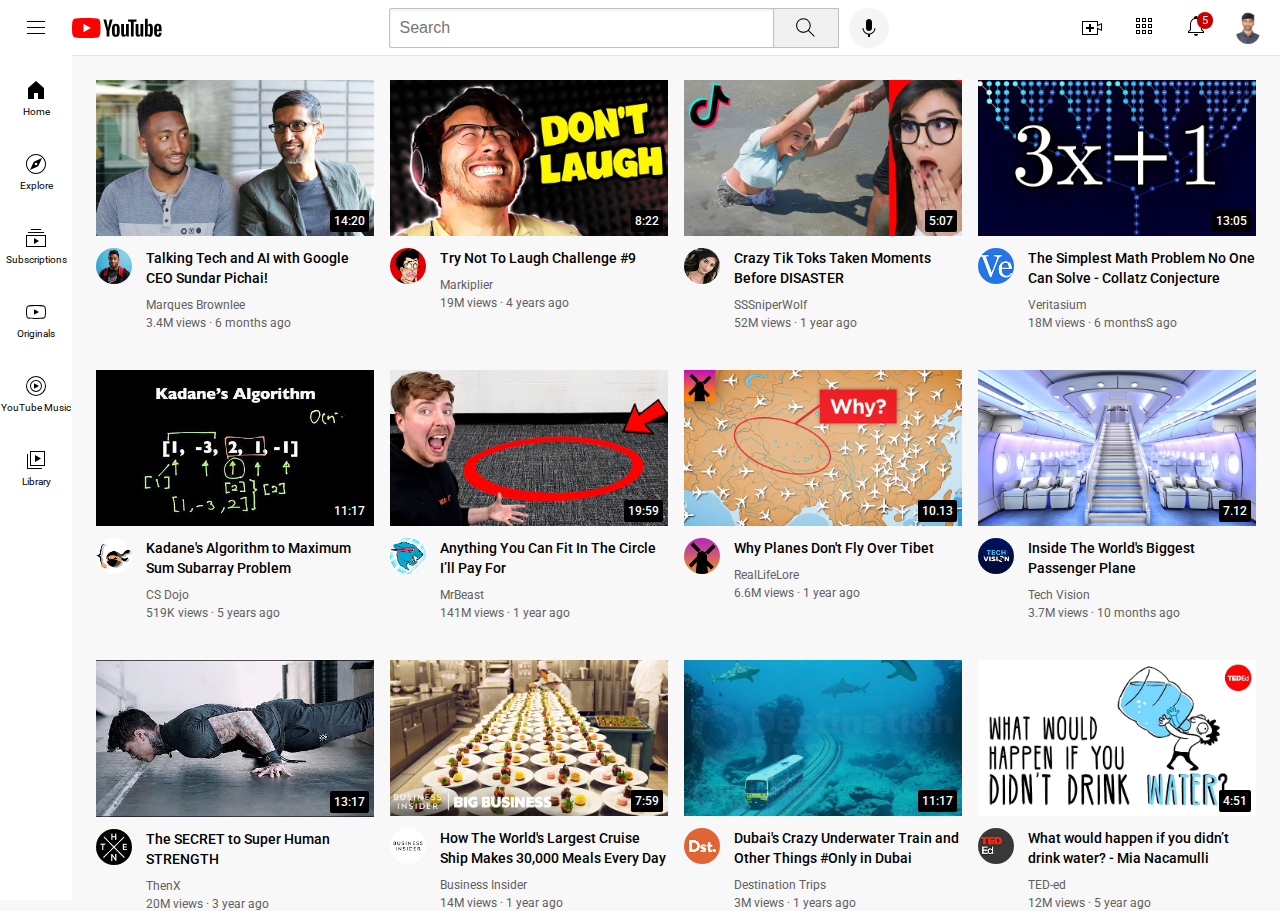
<file: index.html>
<!DOCTYPE html>
<html>
  <head>
    <title>YouTube.com Clone</title>

    <link rel="preconnect" href="https://fonts.googleapis.com">
    <link rel="preconnect" href="https://fonts.gstatic.com" crossorigin>
    <link href="https://fonts.googleapis.com/css2?family=Roboto:wght@400;500;700&display=swap" rel="stylesheet">

    <link rel="stylesheet" href="styles/general.css">
    <link rel="stylesheet" href="styles/header.css">
    <link rel="stylesheet" href="styles/video.css">
    <link rel="stylesheet" href="styles/sidebar.css">
  </head>
  <body>
    <header class="header">
      <div class="left-section">
        <img class="hamburger-menu" src="icons/hamburger-menu.svg">
        <img class="youtube-logo" src="icons/youtube-logo.svg">
      </div>
      <div class="middle-section">
        <input class="search-bar" type="text" placeholder="Search">
        <button class="search-button">
          <img class="search-icon" src="icons/search.svg">
          <div class="tooltip">Search</div>
        </button>
        <button class="voice-search-button">
          <img class="voice-search-icon" src="icons/voice-search-icon.svg">
          <div class="tooltip">Search with your voice</div>
        </button>
      </div>
      <div class="right-section">
        <div class="upload-icon-container">
          <img class="upload-icon" src="icons/upload.svg">
          <div class="tooltip">Create</div>
        </div>
        <div class="youtube-apps-icon-container">
          <img class="youtube-apps-icon" src="icons/youtube-apps.svg">
        </div>
        <div class="notifications-icon-container">
          <img class="notifications-icon" src="icons/notifications.svg">
          <div class="notifications-count">5</div>
        </div>
        <img class="current-user-picture" src="channel-pictures/WhatsApp Image 2023-08-23 at 18.08.05.jpg">
      </div>
    </header>

    <nav class="sidebar">
      <div class="sidebar-link">
        <img src="icons/home.svg">
        <div>Home</div>
      </div>
      <div class="sidebar-link">
        <img src="icons/explore.svg">
        <div>Explore</div>
      </div>
      <div class="sidebar-link">
        <img src="icons/subscriptions.svg">
        <div>Subscriptions</div>
      </div>
      <div class="sidebar-link">
        <img src="icons/originals.svg">
        <div>Originals</div>
      </div>
      <div class="sidebar-link">
        <img src="icons/youtube-music.svg">
        <div>YouTube Music</div>
      </div>
      <div class="sidebar-link">
        <img src="icons/library.svg">
        <div>Library</div>
      </div>
    </nav>

    <main>
      <section class="video-grid">
        <div class="video-preview">
          <div class="thumbnail-row">
            <a href="https://www.youtube.com/watch?v=n2RNcPRtAiY&ab_channel=MarquesBrownlee">
              <img class="thumbnail" src="thumbnails/thumbnail-1 (1).webp">
            </a>
            <div class="video-time">14:20</div>
          </div>
          <div class="video-info-grid">
            <div class="channel-picture">
              <img class="profile-picture" src="channel-pictures/channel-1.jpeg">
            </div>
            <div class="video-info">
              <p class="video-title">
                Talking Tech and AI with Google CEO Sundar Pichai!
              </p>
              <p class="video-author">
                Marques Brownlee
              </p>
              <p class="video-stats">
                3.4M views &#183; 6 months ago
              </p>
            </div>
          </div>
        </div>

        <div class="video-preview">
          <div class="thumbnail-row">
            <a href="https://www.youtube.com/watch?v=mP0RAo9SKZk&ab_channel=Markiplier">
              <img class="thumbnail" src="thumbnails/thumbnail-2.webp">

            </a>
            
            <div class="video-time">8:22</div>
          </div>
          <div class="video-info-grid">
            <div class="channel-picture">
              <img class="profile-picture" src="channel-pictures/channel-2.jpeg">
            </div>
            <div class="video-info">
              <p class="video-title">
                Try Not To Laugh Challenge #9
              </p>
              <p class="video-author">
                Markiplier
              </p>
              <p class="video-stats">
                19M views &#183; 4 years ago
              </p>
            </div>
          </div>
        </div>

        <div class="video-preview">
          <div class="thumbnail-row">
            <a href="https://www.youtube.com/watch?v=FgjPQQeTh1w">
              <img class="thumbnail" src="thumbnails/thumbnail-3.webp">
            </a>
            
            <div class="video-time">5:07</div>
          </div>
          <div class="video-info-grid">
            <div class="channel-picture">
              <img class="profile-picture" src="channel-pictures/channel-3.jpeg">
            </div>
            <div class="video-info">
              <p class="video-title">
                Crazy Tik Toks Taken Moments Before DISASTER
              </p>
              <p class="video-author">
                SSSniperWolf
              </p>
              <p class="video-stats">
                52M views &#183; 1 year ago
              </p>
            </div>
          </div>
        </div>

        <div class="video-preview">
          <div class="thumbnail-row">
            <a href="https://www.youtube.com/watch?v=094y1Z2wpJg">
              <img class="thumbnail" src="thumbnails/thumbnail-4.webp">
            </a>
            
            <div class="video-time">13:05</div>
          </div>
          <div class="video-info-grid">
            <div class="channel-picture">
              <img class="profile-picture" src="channel-pictures/channel-4.jpeg">
            </div>
            <div class="video-info">
              
                <p class="video-title">
                  The Simplest Math Problem No One Can Solve - Collatz Conjecture
                </p>
              </a>
              
              <p class="video-author">
                Veritasium
              </p>
              <p class="video-stats">
                18M views &#183; 6 monthsS ago
              </p>
            </div>
          </div>
        </div>

        <div class="video-preview">
          <div class="thumbnail-row">
            <a href="https://www.youtube.com/watch?v=86CQq3pKSUw">
              <img class="thumbnail" src="thumbnails/thumbnail-5.webp">
            </a>
            
            <div class="video-time">11:17</div>
          </div>
          <div class="video-info-grid">
            <div class="channel-picture">
              <img class="profile-picture" src="channel-pictures/channel-5.jpeg">
            </div>
            <div class="video-info">
              <p class="video-title">
                Kadane's Algorithm to Maximum Sum Subarray Problem
              </p>
              <p class="video-author">
                CS Dojo
              </p>
              <p class="video-stats">
                519K views &#183; 5 years ago
              </p>
            </div>
          </div>
        </div>

        <div class="video-preview">
          <div class="thumbnail-row">
            <a href="https://www.youtube.com/watch?v=yXWw0_UfSFg&ab_channel=MrBeast">
              <img class="thumbnail" src="thumbnails/thumbnail-6.webp">
            </a>
            
            <div class="video-time">19:59</div>
          </div>
          <div class="video-info-grid">
            <div class="channel-picture">
              <img class="profile-picture" src="channel-pictures/channel-6.jpeg">
            </div>
            <div class="video-info">
              <p class="video-title">
                Anything You Can Fit In The Circle I’ll Pay For
              </p>
              <p class="video-author">
                MrBeast
              </p>
              <p class="video-stats">
                141M views &#183; 1 year ago
              </p>
            </div>
          </div>
        </div>

        <div class="video-preview">
          <div class="thumbnail-row">
            <a href="https://www.youtube.com/watch?v=fNVa1qMbF9Y&ab_channel=RealLifeLore">
            <img class="thumbnail" src="thumbnails/thumbnail-7.webp">
            </a>
            <div class="video-time">10.13</div>
          </div>
          <div class="video-info-grid">
            <div class="channel-picture">
              
              <img class="profile-picture" src="channel-pictures/channel-7.jpeg">
            </div>
            <div class="video-info">
              <p class="video-title">
                Why Planes Don't Fly Over Tibet
              </p>
              <p class="video-author">
                RealLifeLore
              </p>
              <p class="video-stats">
                6.6M views &#183; 1 year ago
              </p>
            </div>
          </div>
        </div>

        <div class="video-preview">
          <div class="thumbnail-row">
            <a href="https://www.youtube.com/watch?v=lFm4EM1juls">
              <img class="thumbnail" src="thumbnails/thumbnail-8.webp"> 
            </a>
            
            <div class="video-time">7.12</div>
          </div>
          <div class="video-info-grid">
            <div class="channel-picture">
              <img class="profile-picture" src="channel-pictures/channel-8.jpeg">
            </div>
            <div class="video-info">
              <p class="video-title">
                Inside The World's Biggest Passenger Plane
              </p>
              <p class="video-author">
                Tech Vision
              </p>
              <p class="video-stats">
                3.7M views &#183; 10 months ago
              </p>
            </div>
          </div>
        </div>

        <div class="video-preview">
          <div class="thumbnail-row">
            <a href="https://www.youtube.com/watch?v=ixmxOlcrlUc&ab_channel=THENX">
              <img class="thumbnail" src="thumbnails/thumbnail-9.webp">
            </a>
            
            <div class="video-time">13:17</div>
          </div>
          <div class="video-info-grid">
            <div class="channel-picture">
              <img class="profile-picture" src="channel-pictures/channel-9.jpeg">
            </div>
            <div class="video-info">
              <p class="video-title">
                The SECRET to Super Human STRENGTH
              </p>
              <p class="video-author">
                ThenX
              </p>
              <p class="video-stats">
                20M views &#183; 3 year ago
              </p>
            </div>
          </div>
        </div>

        <div class="video-preview">
          <div class="thumbnail-row">
            <a href="https://www.youtube.com/watch?v=R2vXbFp5C9o&ab_channel=InsiderBusiness">
              <img class="thumbnail" src="thumbnails/thumbnail-10.webp">
            </a>
            
            <div class="video-time">7:59</div>
          </div>
          <div class="video-info-grid">
            <div class="channel-picture">
              <img class="profile-picture" src="channel-pictures/channel-10.jpeg">
            </div>
            <div class="video-info">
              <p class="video-title">
                How The World's Largest Cruise Ship Makes 30,000 Meals Every Day
              </p>
              <p class="video-author">
                Business Insider
              </p>
              <p class="video-stats">
                14M views &#183; 1 year ago
              </p>
            </div>
          </div>
        </div>

        <div class="video-preview">
          <div class="thumbnail-row">
            <a href="https://www.youtube.com/watch?v=0nZuYyXET3s&ab_channel=DestinationTips">
              <img class="thumbnail" src="thumbnails/thumbnail-11.webp">
            </a>
            
            <div class="video-time">11:17</div>
          </div>
          <div class="video-info-grid">
            <div class="channel-picture">
              <img class="profile-picture" src="channel-pictures/channel-11.jpeg">
            </div>
            <div class="video-info">
              <p class="video-title">
                Dubai's Crazy Underwater Train and Other Things #Only in Dubai
              </p>
              <p class="video-author">
                Destination Trips
              </p>
              <p class="video-stats">
                3M views &#183; 1 years ago
              </p>
            </div>
          </div>
        </div>

        <div class="video-preview">
          <div class="thumbnail-row">
            <a href="https://www.youtube.com/watch?v=9iMGFqMmUFs&ab_channel=TED-Ed">
              <img class="thumbnail" src="thumbnails/thumbnail-12.webp">
            </a>
            
            <div class="video-time">4:51</div>
          </div>
          <div class="video-info-grid">
            <div class="channel-picture">
              <img class="profile-picture" src="channel-pictures/channel-12.jpeg">
            </div>
            <div class="video-info">
              <p class="video-title">
                What would happen if you didn’t drink water? - Mia Nacamulli
              </p>
              <p class="video-author">
                TED-ed
              </p>
              <p class="video-stats">
                12M views &#183; 5 year ago
              </p>
            </div>
          </div>
        </div>
      </section>
    </main>
  </body>
</html>
</file>
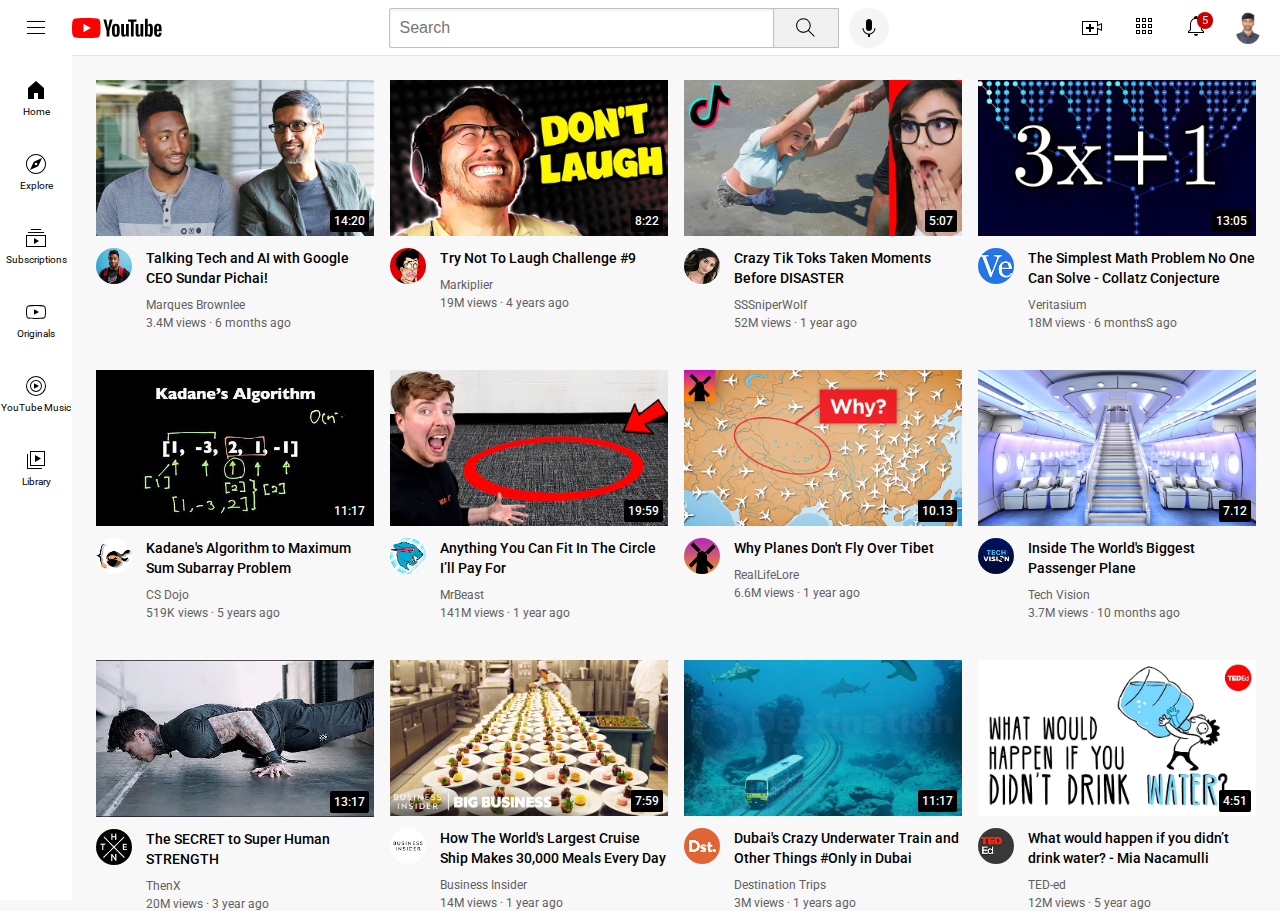
<file: youtube.html>
<!DOCTYPE html>
<html>
  <head>
    <title>YouTube.com Clone</title>

    <link rel="preconnect" href="https://fonts.googleapis.com">
    <link rel="preconnect" href="https://fonts.gstatic.com" crossorigin>
    <link href="https://fonts.googleapis.com/css2?family=Roboto:wght@400;500;700&display=swap" rel="stylesheet">

    <link rel="stylesheet" href="styles/general.css">
    <link rel="stylesheet" href="styles/header.css">
    <link rel="stylesheet" href="styles/video.css">
    <link rel="stylesheet" href="styles/sidebar.css">
  </head>
  <body>
    <header class="header">
      <div class="left-section">
        <img class="hamburger-menu" src="icons/hamburger-menu.svg">
        <img class="youtube-logo" src="icons/youtube-logo.svg">
      </div>
      <div class="middle-section">
        <input class="search-bar" type="text" placeholder="Search">
        <button class="search-button">
          <img class="search-icon" src="icons/search.svg">
          <div class="tooltip">Search</div>
        </button>
        <button class="voice-search-button">
          <img class="voice-search-icon" src="icons/voice-search-icon.svg">
          <div class="tooltip">Search with your voice</div>
        </button>
      </div>
      <div class="right-section">
        <div class="upload-icon-container">
          <img class="upload-icon" src="icons/upload.svg">
          <div class="tooltip">Create</div>
        </div>
        <div class="youtube-apps-icon-container">
          <img class="youtube-apps-icon" src="icons/youtube-apps.svg">
        </div>
        <div class="notifications-icon-container">
          <img class="notifications-icon" src="icons/notifications.svg">
          <div class="notifications-count">5</div>
        </div>
        <img class="current-user-picture" src="channel-pictures/WhatsApp Image 2023-08-23 at 18.08.05.jpg">
      </div>
    </header>

    <nav class="sidebar">
      <div class="sidebar-link">
        <img src="icons/home.svg">
        <div>Home</div>
      </div>
      <div class="sidebar-link">
        <img src="icons/explore.svg">
        <div>Explore</div>
      </div>
      <div class="sidebar-link">
        <img src="icons/subscriptions.svg">
        <div>Subscriptions</div>
      </div>
      <div class="sidebar-link">
        <img src="icons/originals.svg">
        <div>Originals</div>
      </div>
      <div class="sidebar-link">
        <img src="icons/youtube-music.svg">
        <div>YouTube Music</div>
      </div>
      <div class="sidebar-link">
        <img src="icons/library.svg">
        <div>Library</div>
      </div>
    </nav>

    <main>
      <section class="video-grid">
        <div class="video-preview">
          <div class="thumbnail-row">
            <a href="https://www.youtube.com/watch?v=n2RNcPRtAiY&ab_channel=MarquesBrownlee">
              <img class="thumbnail" src="thumbnails/thumbnail-1 (1).webp">
            </a>
            <div class="video-time">14:20</div>
          </div>
          <div class="video-info-grid">
            <div class="channel-picture">
              <img class="profile-picture" src="channel-pictures/channel-1.jpeg">
            </div>
            <div class="video-info">
              <p class="video-title">
                Talking Tech and AI with Google CEO Sundar Pichai!
              </p>
              <p class="video-author">
                Marques Brownlee
              </p>
              <p class="video-stats">
                3.4M views &#183; 6 months ago
              </p>
            </div>
          </div>
        </div>

        <div class="video-preview">
          <div class="thumbnail-row">
            <a href="https://www.youtube.com/watch?v=mP0RAo9SKZk&ab_channel=Markiplier">
              <img class="thumbnail" src="thumbnails/thumbnail-2.webp">

            </a>
            
            <div class="video-time">8:22</div>
          </div>
          <div class="video-info-grid">
            <div class="channel-picture">
              <img class="profile-picture" src="channel-pictures/channel-2.jpeg">
            </div>
            <div class="video-info">
              <p class="video-title">
                Try Not To Laugh Challenge #9
              </p>
              <p class="video-author">
                Markiplier
              </p>
              <p class="video-stats">
                19M views &#183; 4 years ago
              </p>
            </div>
          </div>
        </div>

        <div class="video-preview">
          <div class="thumbnail-row">
            <a href="https://www.youtube.com/watch?v=FgjPQQeTh1w">
              <img class="thumbnail" src="thumbnails/thumbnail-3.webp">
            </a>
            
            <div class="video-time">5:07</div>
          </div>
          <div class="video-info-grid">
            <div class="channel-picture">
              <img class="profile-picture" src="channel-pictures/channel-3.jpeg">
            </div>
            <div class="video-info">
              <p class="video-title">
                Crazy Tik Toks Taken Moments Before DISASTER
              </p>
              <p class="video-author">
                SSSniperWolf
              </p>
              <p class="video-stats">
                52M views &#183; 1 year ago
              </p>
            </div>
          </div>
        </div>

        <div class="video-preview">
          <div class="thumbnail-row">
            <a href="https://www.youtube.com/watch?v=094y1Z2wpJg">
              <img class="thumbnail" src="thumbnails/thumbnail-4.webp">
            </a>
            
            <div class="video-time">13:05</div>
          </div>
          <div class="video-info-grid">
            <div class="channel-picture">
              <img class="profile-picture" src="channel-pictures/channel-4.jpeg">
            </div>
            <div class="video-info">
              
                <p class="video-title">
                  The Simplest Math Problem No One Can Solve - Collatz Conjecture
                </p>
              </a>
              
              <p class="video-author">
                Veritasium
              </p>
              <p class="video-stats">
                18M views &#183; 6 monthsS ago
              </p>
            </div>
          </div>
        </div>

        <div class="video-preview">
          <div class="thumbnail-row">
            <a href="https://www.youtube.com/watch?v=86CQq3pKSUw">
              <img class="thumbnail" src="thumbnails/thumbnail-5.webp">
            </a>
            
            <div class="video-time">11:17</div>
          </div>
          <div class="video-info-grid">
            <div class="channel-picture">
              <img class="profile-picture" src="channel-pictures/channel-5.jpeg">
            </div>
            <div class="video-info">
              <p class="video-title">
                Kadane's Algorithm to Maximum Sum Subarray Problem
              </p>
              <p class="video-author">
                CS Dojo
              </p>
              <p class="video-stats">
                519K views &#183; 5 years ago
              </p>
            </div>
          </div>
        </div>

        <div class="video-preview">
          <div class="thumbnail-row">
            <a href="https://www.youtube.com/watch?v=yXWw0_UfSFg&ab_channel=MrBeast">
              <img class="thumbnail" src="thumbnails/thumbnail-6.webp">
            </a>
            
            <div class="video-time">19:59</div>
          </div>
          <div class="video-info-grid">
            <div class="channel-picture">
              <img class="profile-picture" src="channel-pictures/channel-6.jpeg">
            </div>
            <div class="video-info">
              <p class="video-title">
                Anything You Can Fit In The Circle I’ll Pay For
              </p>
              <p class="video-author">
                MrBeast
              </p>
              <p class="video-stats">
                141M views &#183; 1 year ago
              </p>
            </div>
          </div>
        </div>

        <div class="video-preview">
          <div class="thumbnail-row">
            <a href="https://www.youtube.com/watch?v=fNVa1qMbF9Y&ab_channel=RealLifeLore">
            <img class="thumbnail" src="thumbnails/thumbnail-7.webp">
            </a>
            <div class="video-time">10.13</div>
          </div>
          <div class="video-info-grid">
            <div class="channel-picture">
              
              <img class="profile-picture" src="channel-pictures/channel-7.jpeg">
            </div>
            <div class="video-info">
              <p class="video-title">
                Why Planes Don't Fly Over Tibet
              </p>
              <p class="video-author">
                RealLifeLore
              </p>
              <p class="video-stats">
                6.6M views &#183; 1 year ago
              </p>
            </div>
          </div>
        </div>

        <div class="video-preview">
          <div class="thumbnail-row">
            <a href="https://www.youtube.com/watch?v=lFm4EM1juls">
              <img class="thumbnail" src="thumbnails/thumbnail-8.webp"> 
            </a>
            
            <div class="video-time">7.12</div>
          </div>
          <div class="video-info-grid">
            <div class="channel-picture">
              <img class="profile-picture" src="channel-pictures/channel-8.jpeg">
            </div>
            <div class="video-info">
              <p class="video-title">
                Inside The World's Biggest Passenger Plane
              </p>
              <p class="video-author">
                Tech Vision
              </p>
              <p class="video-stats">
                3.7M views &#183; 10 months ago
              </p>
            </div>
          </div>
        </div>

        <div class="video-preview">
          <div class="thumbnail-row">
            <a href="https://www.youtube.com/watch?v=ixmxOlcrlUc&ab_channel=THENX">
              <img class="thumbnail" src="thumbnails/thumbnail-9.webp">
            </a>
            
            <div class="video-time">13:17</div>
          </div>
          <div class="video-info-grid">
            <div class="channel-picture">
              <img class="profile-picture" src="channel-pictures/channel-9.jpeg">
            </div>
            <div class="video-info">
              <p class="video-title">
                The SECRET to Super Human STRENGTH
              </p>
              <p class="video-author">
                ThenX
              </p>
              <p class="video-stats">
                20M views &#183; 3 year ago
              </p>
            </div>
          </div>
        </div>

        <div class="video-preview">
          <div class="thumbnail-row">
            <a href="https://www.youtube.com/watch?v=R2vXbFp5C9o&ab_channel=InsiderBusiness">
              <img class="thumbnail" src="thumbnails/thumbnail-10.webp">
            </a>
            
            <div class="video-time">7:59</div>
          </div>
          <div class="video-info-grid">
            <div class="channel-picture">
              <img class="profile-picture" src="channel-pictures/channel-10.jpeg">
            </div>
            <div class="video-info">
              <p class="video-title">
                How The World's Largest Cruise Ship Makes 30,000 Meals Every Day
              </p>
              <p class="video-author">
                Business Insider
              </p>
              <p class="video-stats">
                14M views &#183; 1 year ago
              </p>
            </div>
          </div>
        </div>

        <div class="video-preview">
          <div class="thumbnail-row">
            <a href="https://www.youtube.com/watch?v=0nZuYyXET3s&ab_channel=DestinationTips">
              <img class="thumbnail" src="thumbnails/thumbnail-11.webp">
            </a>
            
            <div class="video-time">11:17</div>
          </div>
          <div class="video-info-grid">
            <div class="channel-picture">
              <img class="profile-picture" src="channel-pictures/channel-11.jpeg">
            </div>
            <div class="video-info">
              <p class="video-title">
                Dubai's Crazy Underwater Train and Other Things #Only in Dubai
              </p>
              <p class="video-author">
                Destination Trips
              </p>
              <p class="video-stats">
                3M views &#183; 1 years ago
              </p>
            </div>
          </div>
        </div>

        <div class="video-preview">
          <div class="thumbnail-row">
            <a href="https://www.youtube.com/watch?v=9iMGFqMmUFs&ab_channel=TED-Ed">
              <img class="thumbnail" src="thumbnails/thumbnail-12.webp">
            </a>
            
            <div class="video-time">4:51</div>
          </div>
          <div class="video-info-grid">
            <div class="channel-picture">
              <img class="profile-picture" src="channel-pictures/channel-12.jpeg">
            </div>
            <div class="video-info">
              <p class="video-title">
                What would happen if you didn’t drink water? - Mia Nacamulli
              </p>
              <p class="video-author">
                TED-ed
              </p>
              <p class="video-stats">
                12M views &#183; 5 year ago
              </p>
            </div>
          </div>
        </div>
      </section>
    </main>
  </body>
</html>
</file>
<file: styles/general.css>
p {
  margin-top: 0;
  margin-bottom: 0;
  
}

body{
  margin:0;
  padding-top: 80px;
  padding-left: 96px;
  padding-right: 24px;
  background-color: rgb(248, 248, 248);
  font-family: Roboto, Arial;
}
</file>
<file: styles/header.css>
.header {
  height: 55px;

  display: flex;
  flex-direction: row;
  justify-content: space-between;

  position: fixed;
  top: 0;
  left: 0;
  right: 0;
  z-index: 100;

  background-color: white;
  border-bottom-width: 1px;
  border-bottom-style: solid;
  border-bottom-color: rgb(228, 228, 228);
}

.left-section {
  display: flex;
  align-items: center;
}

.hamburger-menu {
  height: 24px;
  margin-left: 24px;
  margin-right: 24px;
}

.youtube-logo {
  height: 20px;
}

.middle-section {
  flex: 1;
  margin-left: 70px;
  margin-right: 35px;
  max-width: 500px;
  display: flex;
  align-items: center;
}

.search-bar {
  flex: 1;
  height: 36px;
  padding-left: 10px;
  font-size: 16px;
  border: 1px solid rgb(192, 192, 192);
  border-radius: 2px;
  box-shadow: inset 1px 2px 3px rgba(0, 0, 0, 0.05);
  width: 0;
}

.search-bar::placeholder {
  font-size: 16px;
}

.search-button {
  height: 40px;
  width: 66px;
  background-color: rgb(240, 240, 240);
  border-width: 1px;
  border-style: solid;
  border-color: rgb(192, 192, 192);
  margin-left: -1px;
  margin-right: 10px;
}

.search-button,
.voice-search-button,
.upload-icon-container 
{
  display: flex;
  justify-content: center;
  align-items: center;
  position: relative;
}

.search-button .tooltip,
.voice-search-button .tooltip,
.upload-icon-container .tooltip 
{
  position: absolute;
  background-color: gray;
  color: white;
  padding-top: 4px;
  padding-bottom: 4px;
  padding-left: 8px;
  padding-right: 8px;
  border-radius: 2px;
  font-size: 12px;
  bottom: -30px;
  opacity: 0;
  transition: opacity 0.15s;
  pointer-events: none;
  white-space: nowrap;
}

.search-button:hover .tooltip,
.voice-search-button:hover .tooltip,
.upload-icon-container:hover .tooltip 
{
  opacity: 1;
}

.notifications-icon-container{
  position: relative;
}
.search-icon {
  height: 25px;
}

.voice-search-button {
  height: 40px;
  width: 40px;
  border-radius: 20px;
  border: none;
  background-color: rgb(245, 245, 245);
}

.voice-search-icon {
  height: 24px;
}

.right-section {
  width: 180px;
  margin-right: 20px;
  display: flex;
  align-items: center;
  justify-content: space-between;
  flex-shrink: 0;
}

.upload-icon {
  height: 24px;
}

.youtube-apps-icon {
  height: 24px;
}

.notifications-icon {
  height: 24px;
}


.notifications-count {
  position: absolute;
  top: -2px;
  right: -5px;
  background-color: rgb(200, 0, 0);
  color: white;
  font-size: 11px;
  padding-left: 5px;
  padding-right: 5px;
  padding-top: 2px;
  padding-bottom: 2px;
  border-radius: 10px;
}

.current-user-picture {
  height: 32px;
  border-radius: 16px;
}
</file>
<file: styles/video.css>
.thumbnail {
  width: 100%;
  
}



.video-title {
  margin-top: 0;
  font-size: 14px;
  font-weight: 500;
  line-height: 20px;
  margin-bottom: 10px;
}

.video-info-grid{
  display: grid;
  grid-template-columns: 50px 1fr;
}



.profile-picture {
  width: 36px;
  border-radius: 50px;
}

.thumbnail-row {
  margin-bottom: 8px;
  position: relative;
}

.video-author,
.video-stats {
  font-size: 12px;
  color: rgb(96, 96, 96);
}

.video-author {
  margin-bottom: 4px;
}
.video-grid{
  display: grid;
  grid-template-columns: 1fr 1fr 1fr;
  column-gap: 16px;
  row-gap: 40px;
}
@media (max-width: 750px){
  .video-grid{
    grid-template-columns: 1fr 1fr;
  }
}

@media (min-width: 1000px){
  .video-grid{
    grid-template-columns: 1fr 1fr 1fr 1fr;
  }
}

@media (min-width: 751px) and (max-width:999){
  .video-grid{
    grid-template-columns: 1fr 1fr 1fr;
  }
}

  


.video-time{
  background-color: black;
  color: white;
  position: absolute;
  bottom: 8px;
  right: 5px;

  font-size: 12px;
  font-weight: 500 ;
  padding: 4px;
  border-radius: 2px;
  


}
</file>
<file: styles/sidebar.css>
.sidebar{
  position: fixed;
  left: 0;
  bottom: 0;
  top: 55px;
  background-color: white;
  width: 72px;
  z-index: 200;
  padding-top: 5px;

}

.sidebar-link{
  height: 74px;
  display: flex;
  justify-content: center;
  align-items: center;
  flex-direction: column;
  cursor: pointer;

  
}

.sidebar-link:hover{
  background-color: rgb(235, 235, 235);
}

 .sidebar-link img{
  height: 24px;
  margin-bottom: 4px;
 }

 .sidebar-link div{
  font-size: 10px;

 }
</file>
